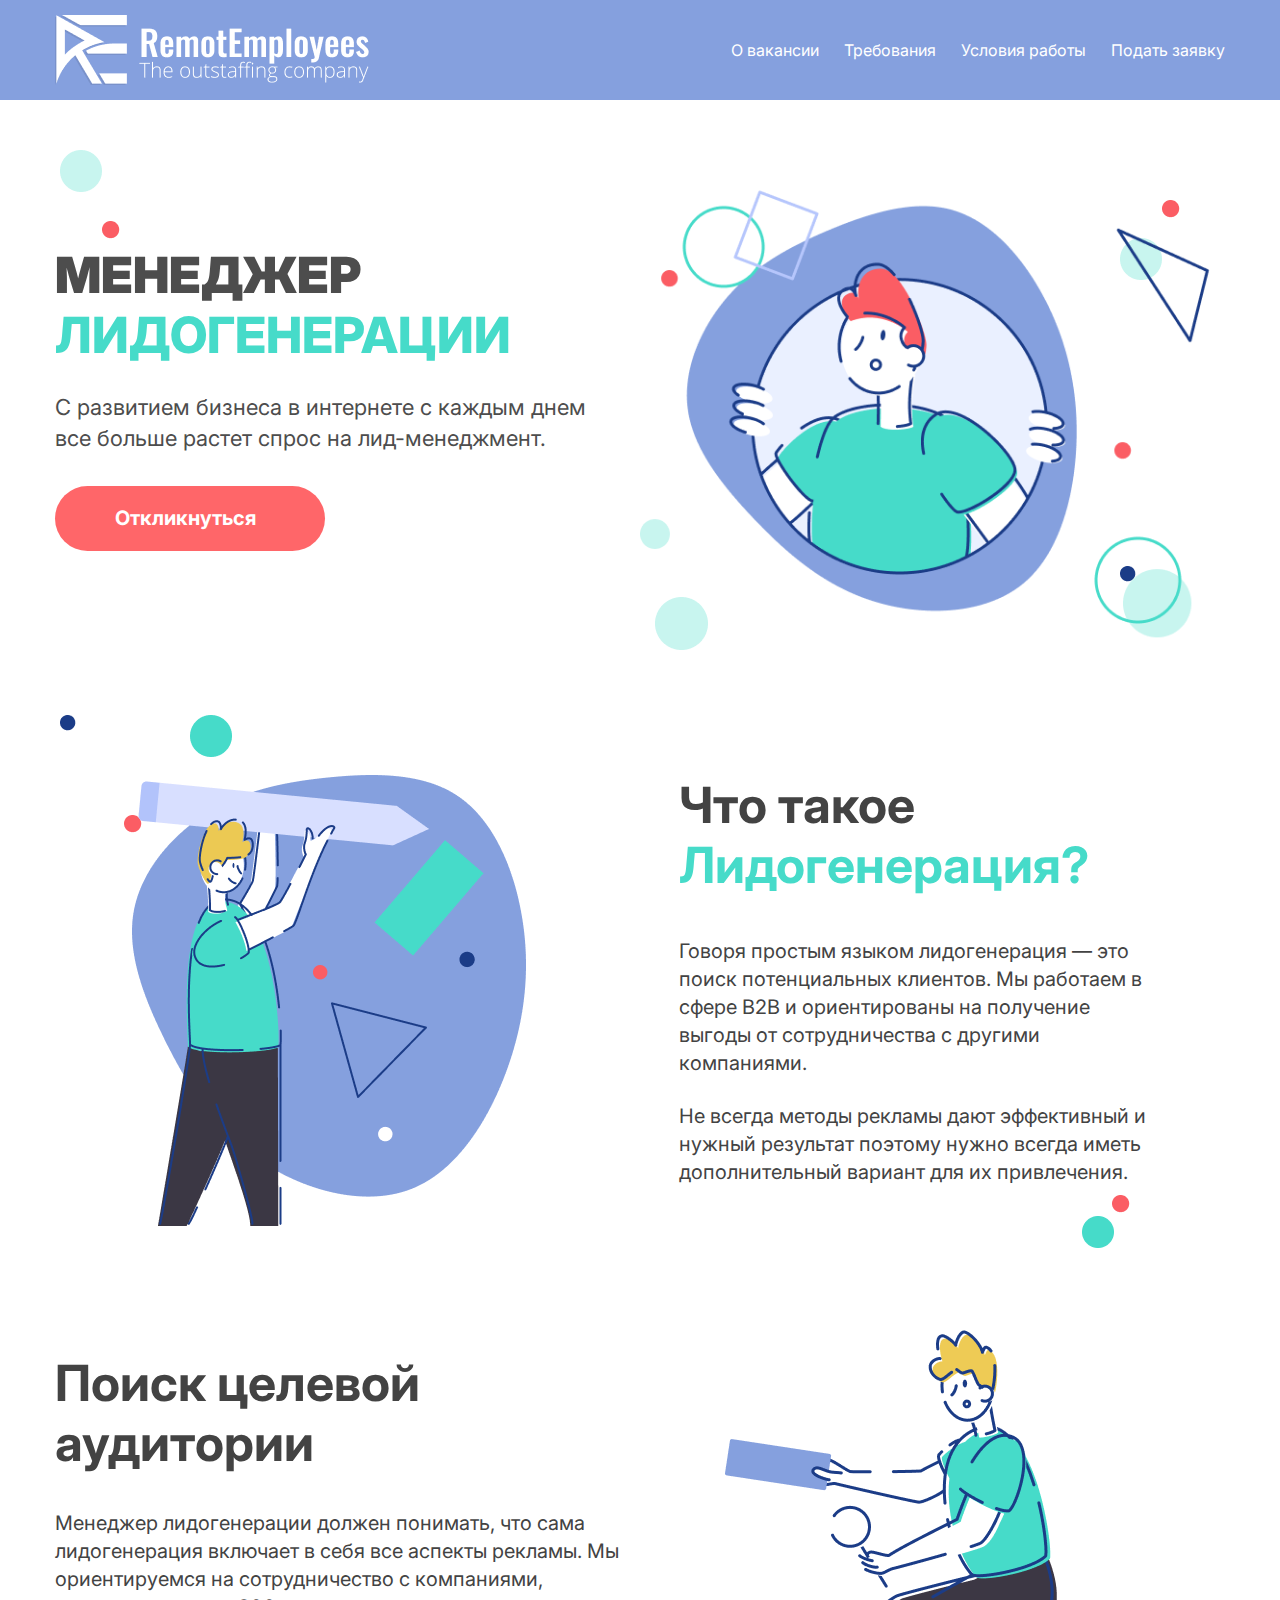
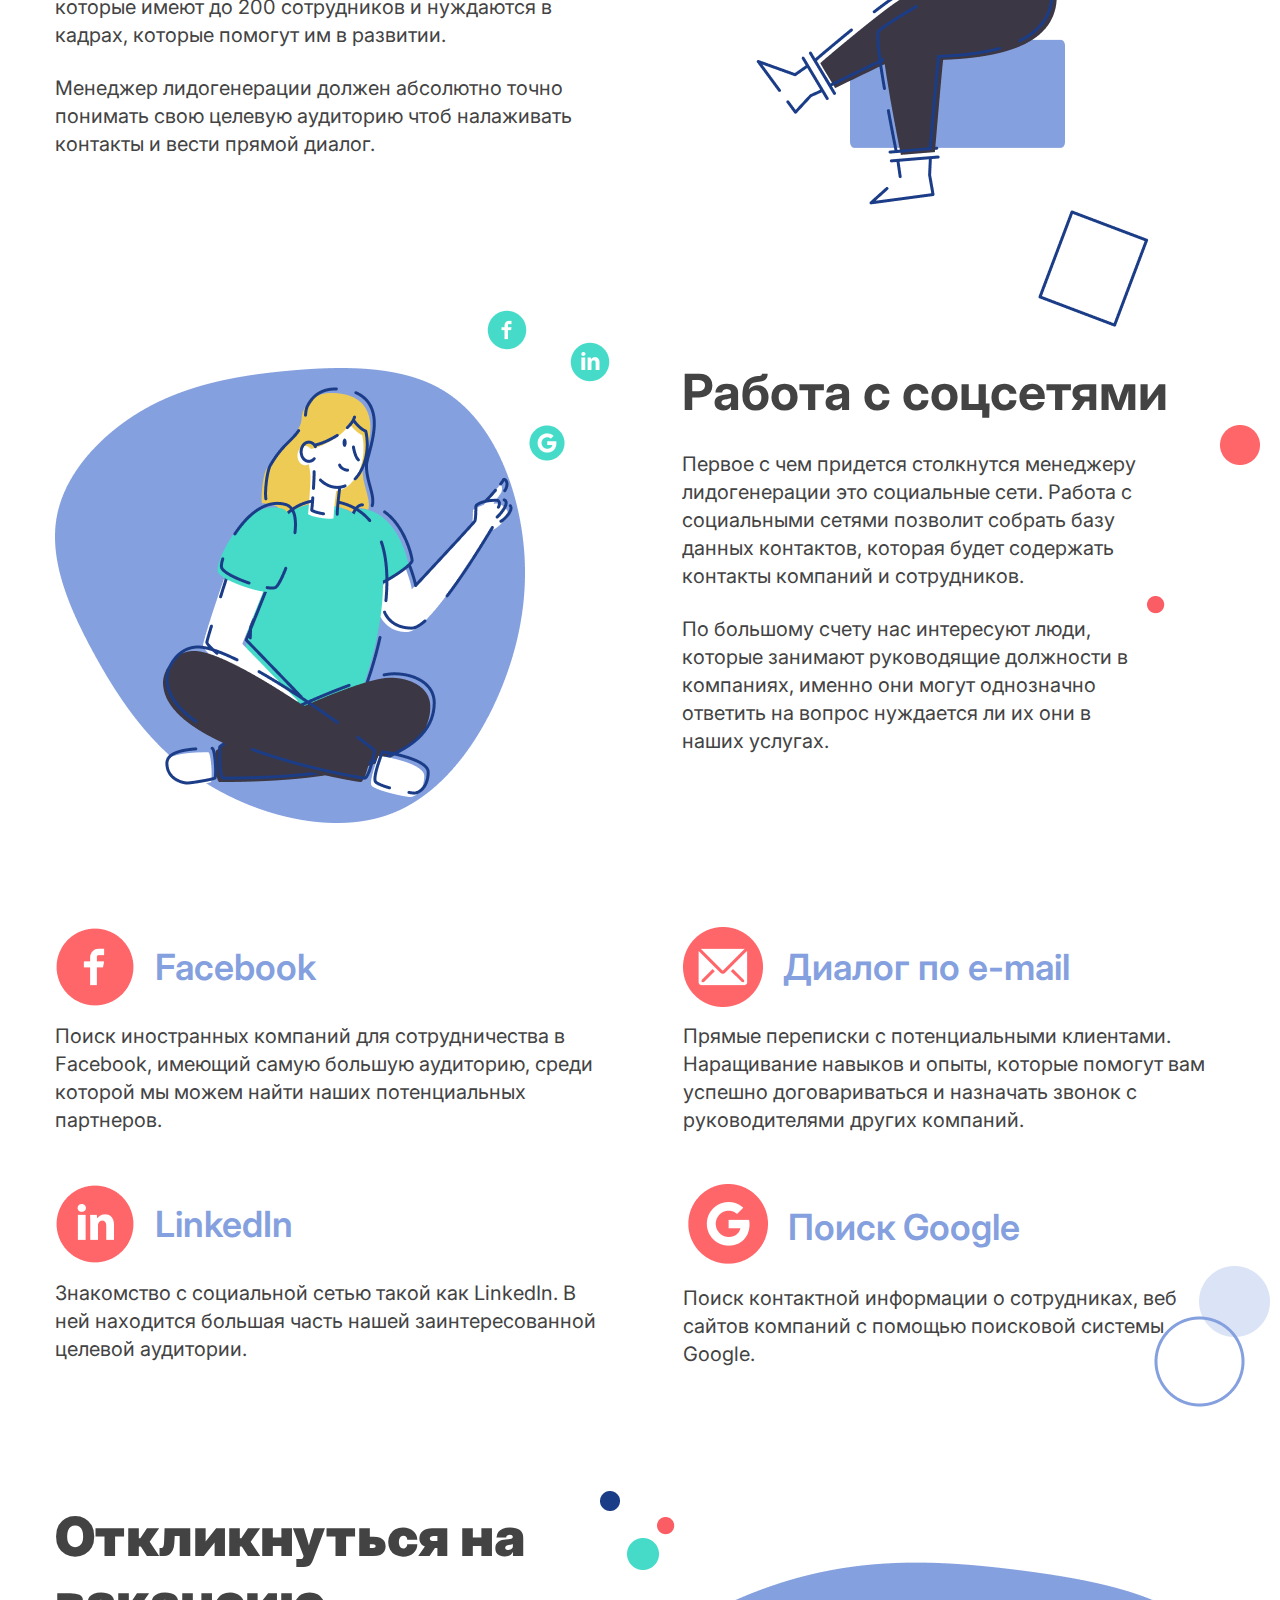
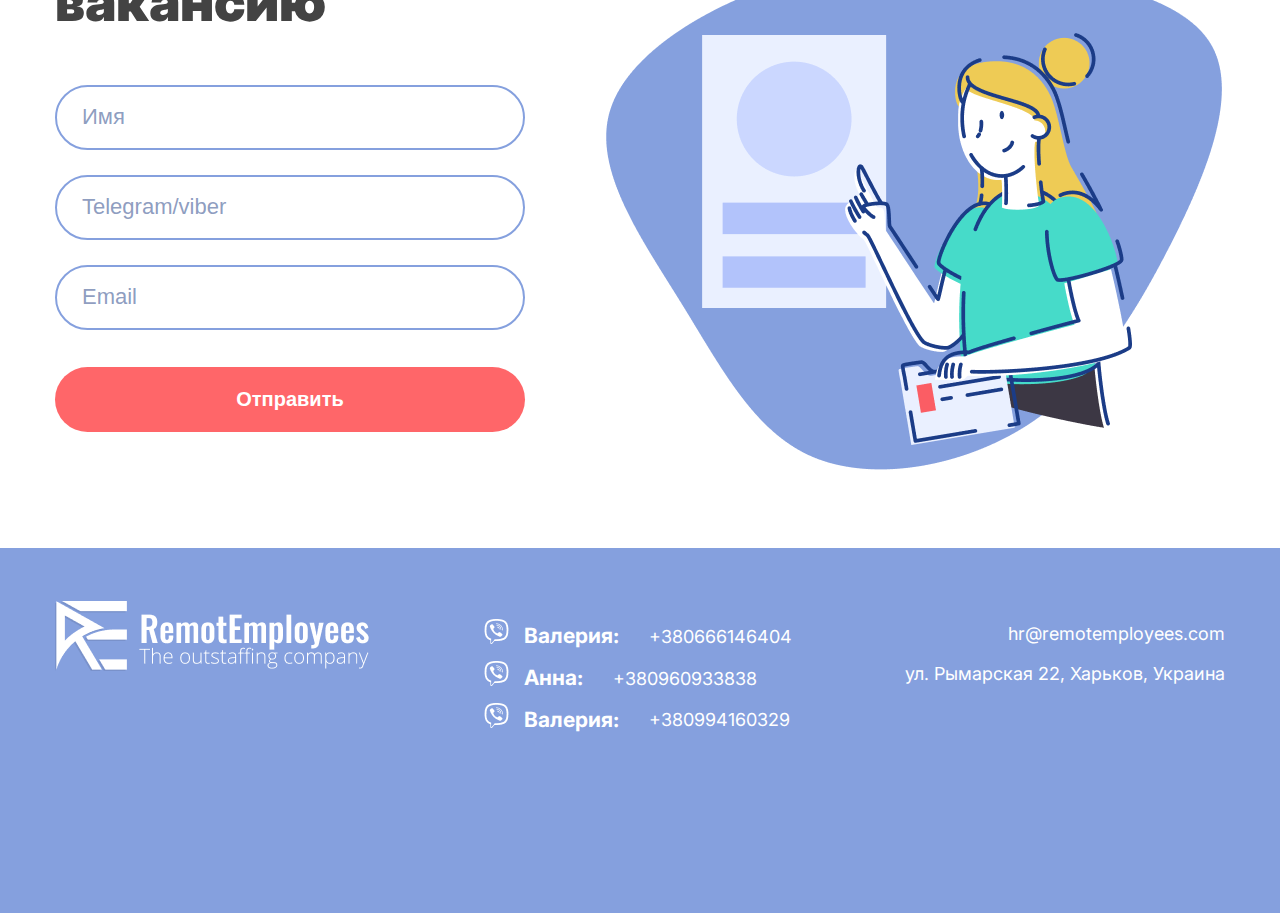
<file: index.html>
<!DOCTYPE html>
<html lang="en">

<head>
    <meta charset="UTF-8">
    <meta name="viewport" content="width=device-width, initial-scale=1.0">
    <title>RemoteEmployees</title>
    <link rel="stylesheet" href="/css/lead_manager.css">
    <link rel="stylesheet" href="https://use.fontawesome.com/releases/v5.15.1/css/all.css"
        integrity="sha384-vp86vTRFVJgpjF9jiIGPEEqYqlDwgyBgEF109VFjmqGmIY/Y4HV4d3Gp2irVfcrp" crossorigin="anonymous">
    <link rel="preconnect" href="https://fonts.gstatic.com">
    <link href="https://fonts.googleapis.com/css2?family=Inter:wght@400;500;600;700;800;900&display=swap"
        rel="stylesheet">

</head>

<body>
    <script type="text/javascript">var submitted = false;</script>
    <iframe name="hidden_iframe" id="hidden_iframe" style="display: none;" onload="
    if (submitted) {window.location='thankYou.html'}"></iframe>
    <!-- Бургер меню -->
    <div class="burger-menu">
        <a href="#" class="burger-menu_button">
            <span class="burger-menu_lines"></span>
        </a>
        <nav class="burger-menu_nav">
            <div class="div-logo">
                <img class="logo-img" src="/img/main_logo.png" alt="logo">
            </div>
            <a href="#about_vacancy" class="burger-menu_link">О вакансии</a>
            <a href="#requirements" class="burger-menu_link">Требования</a>
            <a href="#conditions" class="burger-menu_link">Условия работы</a>
            <a href="#request" class="burger-menu_link">Подать заявку</a>
        </nav>
        <div class="burger-menu_overlay"></div>
    </div>
    <!-- Основное меню -->
    <header>
        <div class="header-content wrapper">
            <img src="/img/main_logo.png" alt="logo" class="logo-img">
            <img src="/img/main_logo_2.png" alt="logo" class="logo-img-2">
            <nav class="nav-bar">
                <a href="#about_vacancy">О вакансии</a>
                <a href="#requirements">Требования</a>
                <a href="#conditions">Условия работы</a>
                <a href="#request">Подать заявку</a>
            </nav>
        </div>
    </header>

    <main>
        <!-- scroll top -->
        <a href="#" class="back-to-top"></a>

        <section class="position-class">
            <div class="top-content wrapper">
                <div class="top-left">
                    <img src="/img/top_2.png" alt="top">
                    <h1>Менеджер</h1>
                    <h2>Лидогенерации</h2>
                    <p>С развитием бизнеса в интернете с каждым днем все больше растет спрос на лид-менеджмент.</p>
                    <a href="#request">Откликнуться</a>
                </div>
                <div class="top-right">
                    <img src="/img/top_1.png" alt="top">
                </div>
            </div>
            <img src="/img/top_left.png" alt="" class="backgroung-img-top">
            <img src="/img/top_right.png" alt="" class="backgroung-img-top">
        </section>

        <section id="about_vacancy" class="position-class">
            <div class="intro-content wrapper">
                <div class="intro-left">
                    <img src="/img/intro_1.png" alt="intro">
                </div>
                <div class="intro-right">
                    <h1>Что такое <span>Лидогенерация?</span></h1>
                    <p>Говоря простым языком лидогенерация — это поиск потенциальных клиентов. Мы работаем в сфере B2B и
                        ориентированы на получение выгоды от сотрудничества с другими компаниями.</p>
                    <p>Не всегда методы рекламы дают эффективный и нужный результат поэтому нужно всегда иметь
                        дополнительный вариант для их привлечения.</p>
                </div>
            </div>
            <img src="/img/intro_left.png" alt="" class="intro-left-back-img">
            <img src="/img/intro-right.png" alt="" class="intro-right-back-img">
        </section>

        <section id="requirements" class="position-class">
            <div class="target-content wrapper">
                <div class="target-left">
                    <h1>Поиск целевой аудитории</h1>
                    <p>Менеджер лидогенерации должен понимать, что сама лидогенерация включает в себя все аспекты
                        рекламы. Мы ориентируемся на сотрудничество с компаниями, которые имеют до 200 сотрудников и
                        нуждаются в кадрах, которые помогут им в развитии.</p>
                    <p>Менеджер лидогенерации должен абсолютно точно понимать свою целевую аудиторию чтоб налаживать
                        контакты и вести прямой диалог.</p>
                </div>
                <div class="target-right">
                    <img src="/img/target_1.png" alt="target">
                </div>
            </div>
            <img src="/img/target_left.png" alt="" class="target-left-back-img">
            <img src="/img/target_right.png" alt="" class="target-right-back-img">
        </section>

        <section class="position-class">
            <div class="social-content wrapper">
                <div class="social-left">
                    <img src="/img/social_1.png" alt="social" class="social-left-change">
                    <img src="/img/social_2.png" alt="social" class="social-left-change">
                </div>
                <div class="social-right">
                    <h1>Работа с соцсетями</h1>
                    <p>Первое с чем придется столкнутся менеджеру лидогенерации это социальные сети. Работа
                        с социальными сетями позволит собрать базу данных контактов, которая будет содержать контакты
                        компаний и сотрудников.</p>
                    <p>По большому счету нас интересуют люди, которые занимают руководящие должности
                        в компаниях, именно они могут однозначно ответить на вопрос нуждается ли их они в наших услугах.
                    </p>
                </div>
            </div>
            <img src="/img/social_right.png" alt="" class="social-right-back-img">
        </section>

        <section id="conditions" class="position-class">
            <div class="network-content wrapper">
                <div class="network-box">
                    <div class="network-cell">
                        <div class="cell-inside">
                            <img src="/img/facebook.png" alt="Facebook">
                            <h3>Facebook</h3>
                        </div>
                        <p>Поиск иностранных компаний для сотрудничества в Facebook, имеющий самую большую аудиторию,
                            среди которой мы можем найти наших потенциальных партнеров.</p>
                    </div>
                    <div class="network-cell">
                        <div class="cell-inside">
                            <img src="/img/email.png" alt="Email">
                            <h3>Диалог по e-mail</h3>
                        </div>
                        <p>Прямые переписки с потенциальными клиентами. Наращивание навыков и опыты, которые помогут вам
                            успешно договариваться и назначать звонок с руководителями других компаний.</p>
                    </div>
                </div>
                <div class="network-box">
                    <div class="network-cell">
                        <div class="cell-inside">
                            <img src="/img/linked.png" alt="LinkedIn">
                            <h3>LinkedIn</h3>
                        </div>
                        <p>Знакомство с социальной сетью такой как LinkedIn. В ней находится большая часть нашей
                            заинтересованной целевой аудитории.</p>
                    </div>
                    <div class="network-cell">
                        <div class="cell-inside">
                            <img src="/img/google.png" alt="Google">
                            <h3>Поиск Google</h3>
                        </div>
                        <p>Поиск контактной информации о сотрудниках, веб сайтов компаний с помощью поисковой системы
                            Google.</p>
                    </div>
                </div>
            </div>
            <img src="/img/network_right.png" alt="" class="network-right-back-img">
        </section>

        <section id="request" class="position-class">
            <div class="request_form-content wrapper">
                <div class="request_form-left">
                    <h1>Откликнуться на вакансию</h1>
                    <form id="form"
                        action="https://docs.google.com/forms/u/0/d/e/1FAIpQLSfWDyRFwcUWBqlzBgSR4-9y4Fxyo1_ptlpFpiH3hwwSduuPxA/formResponse"
                        class="submit-form" target="hidden_iframe" onsubmit="submitted=true;">
                        <input type="text" name="entry.1074992270" id="name" placeholder="Имя" required>
                        <input type="phone" name="entry.823185248" id="phone" placeholder="Telegram/viber" required>
                        <input type="email" name="entry.243631546" id="email" placeholder="Email" required>
                        <button type="submit" id="submit">Отправить</button>
                    </form>
                </div>
                <div class="request_form-right">
                    <img src="/img/form_1.png" alt="form" class="form-right-change">
                    <img src="img/form_2.png" alt="form" class="form-right-change">
                </div>
            </div>
        </section>
    </main>

    <footer class="position-class">
        <div class="footer-content wrapper">
            <div class="logo-footer">
                <img src="/img/main_logo.png" alt="logo" class="logo-footer-img">
                <img src="/img/main_logo_3.png" alt="logo" class="logo-footer-img">
            </div>
            <div class="footer-hr">
                <div class="footer-hr-box">
                    <div class="footer-viber-foto">
                        <a href="viber://chat?number=380666146404" target="_blank">
                            <img src="/img/viber_icon.png" alt="viber">
                        </a>
                    </div>
                    <h4>Валерия:</h4>
                    <a href="viber://chat?number=380666146404" target="_blank" class="hr-phone">
                        +380666146404
                    </a>
                </div>

                <div class="footer-hr-box">
                    <div class="footer-viber-foto">
                        <a href="viber://chat?number=380960933838" target="_blank">
                            <img src="/img/viber_icon.png" alt="viber">
                        </a>
                    </div>
                    <h4>Анна:</h4>
                    <a href="viber://chat?number=380960933838" target="_blank" class="hr-phone">
                        +380960933838
                    </a>
                </div>

                <div class="footer-hr-box">
                    <div class="footer-viber-foto">
                        <a href="viber://chat?number=380994160329" target="_blank">
                            <img src="/img/viber_icon.png" alt="viber">
                        </a>
                    </div>
                    <h4>Валерия:</h4>
                    <a href="viber://chat?number=380994160329" target="_blank" class="hr-phone">
                        +380994160329
                    </a>
                </div>

            </div>
            <div class="footer-info">
                <div class="footer-info-address">
                    <p>
                        <a href="mailto:hr@remotemployees.com" target="_blank">hr@remotemployees.com</a>
                    </p>
                    <p>ул. Рымарская 22, Харьков, Украина</p>
                </div>
                <div class="footer-icons">
                    <a href="https://www.instagram.com/remotemployees" target="_blank"><i
                            class="fab fa-instagram"></i></a>
                    <a href="https://fb.com/remotemployees" target="_blank"><i class="fab fa-facebook-f"></i></a>
                    <a href="viber://chat?number=380666146404" target="_blank"><i class="fab fa-viber"></i></a>
                    <a href="https://t.me/remotemployees" target="_blank"><i class="fab fa-telegram-plane"></i></a>
                    <a href="https://wa.me/380666146404" target="_blank"><i class="fab fa-whatsapp"></i></a>
                </div>
            </div>
        </div>
    </footer>

    <!-- <script src="https://code.iconify.design/1/1.0.6/iconify.min.js"></script> -->
    <script src="https://code.jquery.com/jquery-3.3.1.min.js"></script>
    <script src="/js/lead_manager.js"></script>
</body>

</html>
</file>
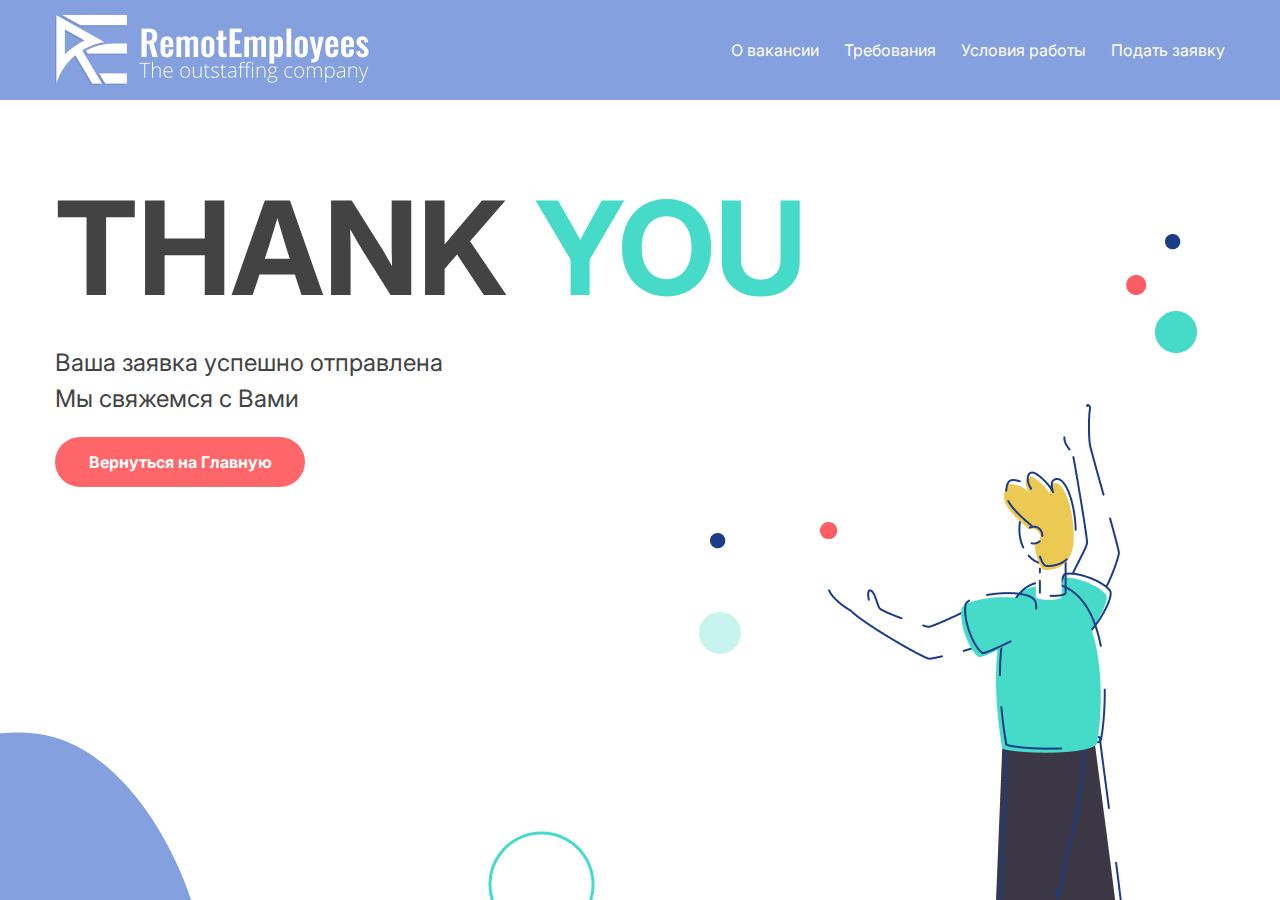
<file: thankYou.html>
<!DOCTYPE html>
<html lang="en">
<head>
    <meta charset="UTF-8">
    <meta name="viewport" content="width=device-width, initial-scale=1.0">
    <title>Thank you</title>
    <link rel="stylesheet" href="/css/lead_manager.css">
    <link rel="stylesheet" href="/css/thankYou.css">
    <link rel="stylesheet" href="https://use.fontawesome.com/releases/v5.15.1/css/all.css"
        integrity="sha384-vp86vTRFVJgpjF9jiIGPEEqYqlDwgyBgEF109VFjmqGmIY/Y4HV4d3Gp2irVfcrp" crossorigin="anonymous">
    <link rel="preconnect" href="https://fonts.gstatic.com">
    <link href="https://fonts.googleapis.com/css2?family=Inter:wght@400;500;600;700;800;900&display=swap"
        rel="stylesheet">
</head>
<body>
    <div class="burger-menu">
        <a href="#" class="burger-menu_button">
            <span class="burger-menu_lines"></span>
        </a>
        <nav class="burger-menu_nav">
            <div class="div-logo">
                <img class="logo-img" src="/img/main_logo.png" alt="logo">
            </div>
            <a href="/index.html#about_vacancy" class="burger-menu_link">О вакансии</a>
            <a href="/index.html#requirements" class="burger-menu_link">Требования</a>
            <a href="/index.html#conditions" class="burger-menu_link">Условия работы</a>
            <a href="/index.html#request" class="burger-menu_link">Подать заявку</a>
        </nav>
        <div class="burger-menu_overlay"></div>
    </div>

    <header>
        <div class="header-content wrapper">
            <img src="/img/main_logo.png" alt="logo" class="logo-img">
            <img src="/img/main_logo_2.png" alt="logo" class="logo-img-2">
            <nav class="nav-bar">
                <a href="/index.html#about_vacancy">О вакансии</a>
                <a href="/index.html#requirements">Требования</a>
                <a href="/index.html#conditions">Условия работы</a>
                <a href="/index.html#request">Подать заявку</a>
            </nav>
        </div>
    </header>
    <main>
        <section class="position-class">
            <div class="thank-you-content wrapper">
                <h1>THANK <span>YOU</span></h1>
                <p>Ваша заявка успешно отправлена<br>Мы свяжемся с Вами</p>
                <a href="/index.html">Вернуться на Главную</a>
            </div>
        </section>
        
    </main>
    <script src="https://code.jquery.com/jquery-3.3.1.min.js"></script>
    <script src="/js/lead_manager.js"></script>
</body>
</html>
</file>
<file: css/lead_manager.css>
*{
    margin: 0;
    padding: 0;
    box-sizing: border-box;
}
body{
    font-family: 'Inter', sans-serif;
    overflow-x: hidden;
}

/* стили бургера */


.burger-menu_button{
    display: none;
    position: fixed;
    top: 25px;
    right: 10px;
    z-index: 30;
    width: 50px;
    height: 50px;
    border-radius: 50%;
    background-color: #85A0DE;
    transition: 0.5s;
}
.burger-menu_button:hover .burger-menu_lines{
    filter: brightness(1);
}
.burger-menu_lines,
.burger-menu_lines::before,
.burger-menu_lines::after{
    position: absolute;
    width: 25px;
    height: 3px;
    background-color: #fff;
    border-radius: 2px;
}
.burger-menu_lines{
    top: 50%;
    left: 50%;
    transform: translate(-50%, -50%);
}
.burger-menu_lines::before{
    content: "";
    top: -8px
}
.burger-menu_lines::after{
    content: "";
    bottom: -8px;
}

.burger-menu_active .burger-menu_button,
.burger-menu_active .burger-menu_lines{
    background-color: transparent;
}
.burger-menu_active .burger-menu_lines::before{
    top: 0;
    transform: rotate(45deg);
}
.burger-menu_active .burger-menu_lines::after{
    top: 0;
    transform: rotate(-45deg);
}
.burger-menu_nav{
    padding-top: 0px;
    position: fixed;
    z-index: 20;
    display: flex;
    flex-flow: column;
    height: auto;
    background-color: #fff;
    overflow-y: auto;
    /* top: -100%; */
    transform: translateY(-100%);
    transition: 0.5s;
    width: 100vw;
}
.burger-menu_active .burger-menu_nav{
    /* top: 0; */
    transform: translateY(0);
}
.burger-menu_link{
    padding: 15px 30px;
    text-decoration: none;
    list-style: none;
    font-size: 16px;
    line-height: 19.5px;
    /* text-transform: uppercase; */
    font-weight: 400;
    color:#7A7A7A;
    /* letter-spacing: 3px; */
}
.burger-menu_link:hover{
    color: #85A0DE;
    font-weight: 700;
    background-color: #F4FAF9;
    font-size: 17px;
    /* filter: brightness(0.8); */
}
.burger-menu_overlay{
    display: none;
    position: fixed;
    top: 0;
    right: 0;
    width: 100vw;
    height: 100vh;
    z-index: 10;
}
.burger-menu_active .burger-menu_overlay{
    display: block;
}
.div-logo{
    display: flex;
    justify-content: start;
    padding: 0 25px;
    align-items: center;
    background-color: #85A0DE;
    height: 100px;
}


/* стили кнопки вверх */


.back-to-top{
    position: fixed;
    z-index: 25;
    right: 15px;
    bottom: 100px;
    width: 50px;
    height: 50px;
    border-color: transparent;
    border-radius: 50%;
    background-color: #85A0DE;
    display: none;
}
.back-to-top:hover,
.back-to-top:focus{
    background-color: #FF6669;
    /* filter: brightness(1.5); */
    outline: none;
}
.back-to-top::before,
.back-to-top::after{
    content: '';
    position: absolute;
    top: 49%;
    left: 48%;
    transform: translate(-50%, -50%);
}
.back-to-top::before{
    width: 5px;
    height: 25px;
    border-top-left-radius: 3px;
    border-top-right-radius: 3px;
    background-color: #f5f0f6;
}
.back-to-top::after{
    width: 15px;
    height: 15px;
    transform: translate(-50%, -50%) rotate(45deg);
    border-top: 5px solid #fff;
    border-left: 5px solid #fff;
}


/* header */

.wrapper{
    display: flex;
    max-width: 1220px;
    width: 100%;
    padding: 0 25px;
}
header{
    position: fixed;
    top: 0;
    left:0;
    right: 0;
    z-index: 25;
    display: flex;
    justify-content: center;
    background-color: #85A0DE;   
    height: 100px;
}
.header-content{
    display: flex;
    align-items: center;
    justify-content: space-between;
}
.logo-img{
    width: 315px;
    height: 70px;
}
.logo-img-2{
    display: none;
}
.nav-bar{
    display: flex;
}
.nav-bar a{
    color: #fff;
    text-decoration: none;
    margin-left: 25px;
}
.nav-bar a:hover{
    color: #FF6669;
}


/* top */

.position-class{
    display: flex;
    justify-content: center;
    position: relative;
}
.top-content{
    z-index: 5;
    margin-top: 172px;
}
.top-left{
    margin-top: 73px;
    width: 570px;
    margin-right: 37px;
}
.top-left img{
    display: none;
}
.top-left h1{
    color: #4D4D4D;
    font-size: 50px;
    line-height: 60px;
    font-weight: 900;
    text-transform: uppercase;
}
.top-left h2{
    color: #46DBC9;
    font-size: 50px;
    line-height: 60px;
    font-weight: 800;
    text-transform: uppercase;
}
.top-left p{
    color: #4D4D4D;
    font-size: 22px;
    line-height: 30.8px;
    font-weight: 400;
    margin-top: 27px;
}
.top-left a{
    display: block;
    color: #fff;
    font-size: 20px;
    line-height: 24px;
    font-weight: 700;
    width: 270px;
    height: 65px;
    background-color: #FF6669;
    border: none;
    outline: none;
    text-decoration: none;
    border-radius: 40px;
    margin-top: 32px;
    padding: 20px 0 0 60px;
}
.top-left a:hover{
    background-color: #fb3639a1;
}
.top-left a:active{
    background-color: #e91e21d8;
}
.top-right img{
    max-width: 742px;
    width: 100%;
}
.backgroung-img-top{
    position: absolute;
}
.backgroung-img-top:nth-child(2){
    left: 250px;
    top: 210px;
    z-index: 1;
}
.backgroung-img-top:nth-child(3){
    right: 250px;
    top: 200px;
    z-index: 1;
}


/* intro */



.intro-content{
    z-index: 5;
    margin-top: 100px;
    justify-content: space-around;
}
.intro-left img{
    max-width: 394px;
    width: 100%;
}
.intro-right{
    width: 470px;
}
.intro-right h1{
    color: #434343;
    font-size: 50px;
    font-weight: 700;
    line-height: 60px;
    margin-bottom: 42px;
}
.intro-right span{
    color: #46DBC9;
}
.intro-right p{
    color: #434343;
    font-size: 20px;
    font-weight: 400;
    line-height: 28px;
    margin-top: 25px;
}
.intro-left-back-img{
    position: absolute;
    left: 220px;
    top: 70px;
}
.intro-right-back-img{
    position: absolute;
    right: 450px;
    top: 550px;
}


/* target */


.target-content{
    z-index: 5;
    margin-top: 100px;
    justify-content: space-between;
}
.target-left{
    margin-top: 23px;
    width: 570px;
}
.target-left h1{
    color: #434343;
    font-size: 50px;
    font-weight: 700;
    line-height: 60px;
    margin-bottom: 36px;
}
.target-left p{
    color: #434343;
    font-size: 20px;
    font-weight: 400;
    line-height: 28px;
    margin-top: 25px;
}
.target-right{
    padding-right: 160px;
}
.target-right img{
    max-width: 340px;
    width: 100%;
}
.target-left-back-img{
    position: absolute;
    left: 129px;
    top: 340px;
}
.target-right-back-img{
    display: none;
}


/* social */


.social-content{
    z-index: 5;
    margin-top: 100px;
    justify-content: space-between;
}
.social-left .social-left-change:nth-child(2){
    display: none;
}
.social-left img{
    max-width: 555px;
    width: 100%;
}
.social-right{
    margin-top: 52px;
    width: 543px;
}
.social-right h1{
    color: #434343;
    font-size: 50px;
    font-weight: 700;
    line-height: 60px;
    margin-bottom: 28px;
}
.social-right p{
    color: #434343;
    font-size: 20px;
    font-weight: 400;
    line-height: 28px;
    margin-top: 25px;
    width: 470px;
}
.social-right-back-img{
    position: absolute;
    right: 179px;
    top: 0px;
}


/* network */



.network-content{
    z-index: 5;
    margin-top: 100px;
    flex-direction: column;
}
.network-content .network-box:nth-child(1){
    margin-bottom: 50px;
}
.network-box{
    display: flex;
    justify-content: start;
}
.network-box .network-cell:nth-child(1){
    margin-right: 85px;
}
.network-cell{
    width: 600px;
}
.cell-inside{
    display: flex;
    align-items: center;
}
.cell-inside h3{
    color: #85A0DE;
    font-weight: 600;
    font-size: 36px;
    line-height: 150%;
    margin-left: 20px;
}
.network-cell p{
    font-weight: 400;
    font-size: 20px;
    line-height: 140%;
    color: #434343;
    margin-top: 15px;
}
.network-right-back-img{
    position: absolute;
    right: 150px;
    top: 439px;
}


/* request_form */


.request_form-content{
    margin-top: 50px;
    justify-content: space-between;
}
.request_form-right .form-right-change:nth-child(1){
    max-width: 764px;
    width: 100%;
}
.request_form-right .form-right-change:nth-child(2){
    display: none;
}
.request_form-left{
    margin-top: 87px;
    width: 470px;
}
.request_form-left h1{
    font-weight: 900;
    font-size: 54px;
    line-height: 120%;
    color: #434343;
}
.submit-form{
    display: flex;
    flex-direction: column;
    margin-top: 50px;
    width: 100%;
}
.submit-form input{
    font-size: 22px;
    line-height: 30.8px;
    margin-bottom: 25px;
    border: 2px solid #85A0DE;
    border-radius: 40px;
    height: 65px;
    padding: 17px 25px;
    outline: none;
}
.submit-form input::-webkit-input-placeholder{
    color: rgba(112, 131, 175, 0.8);
}
.submit-form button{
    font-weight: 700;
    font-size: 20px;
    line-height: 120%;
    color: #fff;
    background-color: #FF6669;
    height: 65px;
    border-radius: 40px;
    outline: none;
    border: none;
    margin-top: 12px;
}
.submit-form button:hover{
    background-color: #fb3639a1;
}
.submit-form button:active{
    background-color: #e91e21d8;
}


/* footer */


footer{
    background-color: #85A0DE;
    padding-bottom: 170px;
    color: #fff;
}
.footer-content{
    margin-top: 53px;
    justify-content: space-between;
}
.logo-footer .logo-footer-img:nth-child(1){
    display: inline;
}
.logo-footer .logo-footer-img:nth-child(2){
    display: none;
}
.footer-hr{
    margin-top: 17px;
}
.footer-hr a:hover{
    color: #FF6669;
    transform: scale(1.2);
}
.footer-hr-box{
    display: flex;
    align-items: center;
    margin-bottom: 5px;
}
.footer-viber-foto{
    margin-right: 15px;
}
.footer-viber-foto img:hover{
    transform: scale(1.2);
}
.footer-hr-box h4{
    font-weight: bold;
    font-size: 21px;
    line-height: 36.75px;
    margin-right: 30px;
}
.footer-hr-box a{
    color: #fff;
    font-weight: 400;
    font-size: 18px;
    line-height: 31.5px;
    text-decoration: none;
}
.footer-info a{
    text-decoration: none;
    color: #fff;
}
.footer-info-address p{
    font-weight: normal;
    font-size: 18px;
    line-height: 175%;   
    text-align: right;
    margin-bottom: 8px;
}
.footer-info-address a:hover{
    color: #FF6669;
}
.footer-info{
    display: flex;
    flex-direction: column;
    align-items: flex-end;
    margin-top: 17px;
}
.footer-icons{
    margin-top: 12px;
}
.footer-icons i{
    font-size: 25px;
    margin-left: 20px;
}
.footer-icons i:hover{
    color: #FF6669;
    transform: scale(1.5);
}




















@media screen and (max-width: 1366px){
    .backgroung-img-top:nth-child(2){
        left: 60px;
        top: 150px;
        z-index: 1;
    }
    .backgroung-img-top:nth-child(3){
        right: 100px;
        top: 200px;
        z-index: 1;
    }
    .intro-left-back-img{
        left: 60px;
        top: 40px;
    }
    .intro-right-back-img{
        right: 150px;
        top: 520px;
    }
    .target-left-back-img{
        display: none;
    }
    .social-right-back-img{
        position: absolute;
        right: 20px;
        top: 0px;
    }
    .network-right-back-img{
        position: absolute;
        right: 10px;
        top: 439px;
    }
}



@media screen and (max-width: 1220px) {
    .wrapper{
        width: 100vw;
    }
    .backgroung-img-top:nth-child(2){
        display: none;
    }
    .backgroung-img-top:nth-child(3){
        display: none;
    }
    .target-right{
        padding-right: 50px;
    }
    .social-right-back-img{
        display: none;
    }
    .network-right-back-img{
        display: none;
    }
    .network-box{
        justify-content: space-between;
    }
    .network-box .network-cell:nth-child(1){
        margin-right: 10px;
    }
}

@media screen and (max-width: 1050px){
    footer{
        margin-top: 50px;
    }
}

@media screen and (max-width: 1000px){
    .top-left{
        margin-top: 70px;
        margin-right: 15px;
    }
    .intro-left-back-img{
        display: none;
    }
    .intro-right-back-img{
        display: none;
    }
    .target-right{
        padding-right: 0px;
    }
    .network-box{
        display: flex;
        flex-direction: column;
    }
    .network-content .network-box:nth-child(1){
        margin-bottom: 0px;
    }
    .network-cell{
        width: 100%;
        margin-bottom: 30px;
    }
    /* footer */

    footer{
        padding-bottom: 50px;
    }
    .footer-content{
        margin-top: 50px;
        justify-content: center;
        flex-direction: column;
        align-items: center;
    }
    .footer-info{
        flex-direction: column-reverse;
        align-items: center;
        margin-top: 0;
    }
    .footer-info-address p{ 
        text-align: center;  
    }
    .footer-icons i{
        margin: 0 10px;
    }
    .footer-icons{
        margin-top: 12px;
        margin-bottom: 12px;
    }
}

@media screen and (max-width: 896px){
    .nav-bar{
        display: none;
    }
    .burger-menu_button {
        display: block;
    }
    .request_form-content{
        margin-top: 0px;
        justify-content: center;
        flex-direction: column-reverse;
        align-items: center;
    }
    .request_form-left h1{
        text-align: center;
    }
    .request_form-left{
        margin-top: 0px;
    }
}

@media screen and (max-width: 768px){
    .top-left img{
        display: block;
    }
    .top-right img{
       display: none;
    }
    .top-content{
        margin-top: 100px;
    }
    .top-left{
        margin-top: 0;
    }
    .top-left h2{
    
        font-size: 40px;
    }
    /* intro */
    .intro-content{
        flex-direction: column;
    }
    .intro-right{
        width: 100%;
    }

    /* target */

    .target-content{
        flex-direction: column-reverse;
    }
    .target-left{
        margin-top: 23px;
        width: 100%;
    }
    .intro-right h1{
        margin-top: 15px;
        font-size: 40px;
    }
    /* social */
    .social-content{
        flex-direction: column;
    }
    .social-right{
        width: 100%;
    }
    .social-right p{
        width: 100%;
    }
}

@media screen and (max-width: 500px){
    .request_form-left{
        width: 100%;
    }
}

@media screen and (max-width: 465px){
    .wrapper{
        padding: 0 15px;
    }
    header{
        height: 60px;
    }
    .wrapper{
        padding: 0 8px;
    }
    .logo-img{
        display: none;
    }
    .logo-img-2{
        display: inline;
        width: 32px;
        height: 32px;
    }
    .burger-menu_button{
        top: 7px;
        right: 0;
    }
    .div-logo{
        display: none;
    }
    .burger-menu_nav{
        padding-top: 65px; 
    }
    .burger-menu_link{
        padding: 10px 15px;
        font-size: 14px;
    }

    /* top */

    .top-content{
        margin-top: 70px;
        justify-content: center;

    }
    .top-left{
        width: 100%;
        margin-right: 0px;
    }
    .top-left h1{
        font-size: 36px;
        line-height: 43.2px;
    }
    .top-left h2{
        margin-top: 5px;
        font-size: 33px;
        line-height: 33.6px;
        font-weight: 800;
    }
    .top-left p{
        font-size: 14px;
        line-height: 19.6px;
        margin-top: 24px;
    }
    .top-left a{
        font-size: 18px;
        line-height: 21.6px;
        width: 304px;
        height: 59px;
        margin: 0 auto;
        margin-top: 25px;
        padding: 20px 0 0 85px;
    }
    .top-left img{
        margin: 0 auto;
    }
    /* intro */
    .intro-content{
        align-items: center;
    }
    .intro-left img{
        display: block;
        max-width: 320px;
        margin: 0 auto;
    }
    .intro-right{
        width: 100%;
    }
    .intro-right h1{
        font-size: 24px;
        line-height: 28.8px;
        margin-bottom: 20px;
        margin-top: 50px;
    }
    .intro-right p{
        font-size: 14px;
        line-height: 19.6px;
        margin-top: 15px;
    }

    /* target */
    .target-right-back-img{
        display: inline;
        position: absolute;
        top: 42px;
        right: 39px;
    }
    .target-content {
        align-items: center;
    }
    .target-left{
        margin-top: 0;
    }
    .target-left h1{
        font-size: 24px;
        line-height: 28.8px;
        margin-bottom: 15px;
        margin-top: 50px;
    }
    .target-left p{
        font-size: 14px;
        line-height: 19.6px;
    }
    /* social */
    .social-right{
        margin-top: 0px;
    }
    .social-right h1{
        font-size: 24px;
        line-height: 28.8px;
        margin-bottom: 15px;
        margin-top: 32px;
    }
    .social-right p{
        font-size: 14px;
        line-height: 19.6px;
    }
    /* network */
    .cell-inside h3{
        font-size: 22px;
    }
    .network-cell p{
        font-size: 14px;
        margin-top: 20px;
    }
    .cell-inside img{
        width: 55px;
    }
    /* request_form */

    .request_form-right .form-right-change:nth-child(1){
        display: none;
    }
    .request_form-right .form-right-change:nth-child(2){
        display: inline;
    }
    .request_form-left h1{
        font-size: 24px;
        line-height: 28.8px;
    }
    .submit-form{
        margin-top: 15px;
    }
    .submit-form input{
        margin-bottom: 20px;
        font-size: 16px;
        line-height: 22.4px;
        height: 59px;
        padding: 19px 20px;
    }
    .submit-form button{
        margin-top: 5px;
        font-size: 18px;
        line-height: 21.6px;
        height: 59px;       
    }
}

@media screen and (max-width: 375px){
    .top-content{
        margin-top: 45px;
    }
    .target-content {
        align-items: flex-start;
    }
    .target-right img{
        width: 239px;
    }
    /* social */
    .social-left .social-left-change:nth-child(2){
        display: inline;
    }
    .social-left .social-left-change:nth-child(1){
        display: none;
    }
    .request_form-left h1{
        text-align: start;
    }
    main *{
        width: 100%;
    }
    main{
        padding-bottom: 50px;
    }
    .target-right-back-img{
        display: none;
    }
    /* footer */
    .logo-footer .logo-footer-img:nth-child(1){
        display: none;
    }
    .logo-footer .logo-footer-img:nth-child(2){
        display: inline;
    }
    .footer-content{
        margin-top: 80px;
        justify-content: start;
        align-items: flex-start;
    }
    .footer-hr{
        margin-top: 50px;
    }
    .footer-hr-box h4{
        font-size: 20px;
        line-height: 36px;
        margin-right: 15px;
    }
    .footer-hr-box a{
        font-size: 14px;
        line-height: 24px;
    }
    .footer-info{
        width: 100%;
    }
    .footer-info-address{
        width: 100%;
    }
    .footer-icons{
        display: flex;
        justify-content: space-between;
        width: 100%;
        margin-top: 48px;
        margin-bottom: 30px;
    }
    .footer-info-address p{ 
        text-align: start;  
    }
    .footer-icons i{
        font-size: 35px;
        margin: 0;
    }
    .footer-info-address p{
        font-size: 16px;
        margin-bottom: 5px;
    }
    footer{
        
        padding-bottom: 74px;
        
    }
}
</file>
<file: css/thankYou.css>
header{
    position: relative;
    display: flex;
    justify-content: center;
    background-color: #85A0DE;   
}
html { 
    background: url(/img/thankYou.png) no-repeat center center fixed; 
    -webkit-background-size: cover;
    -moz-background-size: cover;
    -o-background-size: cover;
    background-size: cover;
    height: 100vh;
  }
.thank-you-content{
    display: flex;
    flex-direction: column;
    margin-top: 141px;
}
.thank-you-content h1{
    font-weight: bold;
    font-size: 170px;
    line-height: 150%;
    color: #434343;
}
.thank-you-content span{
    color: #46DBC9;
}
.thank-you-content p{
    color: #434343;
    font-weight: normal;
    font-size: 36px;
    line-height: 150%;
}
.thank-you-content a{
    text-align: center;
    width: 280px;
    height: 65px;
    color: #fff;
    font-weight: bold;
    font-size: 20px;
    line-height: 120%;
    background-color: #FF6669;
    text-decoration: none;
    border: none;
    border-radius: 40px;
    margin-top: 20px;
    padding: 20px 22px;
}
.thank-you-content a:hover{
    background-color: #e63b3e;
}
.thank-you-content a:active{
    background-color: #cc1f21;
}





@media screen and (max-width: 1366px){
    .thank-you-content{
        margin-top: 50px;
    }
    .thank-you-content h1{
        font-size: 130px;
    }
    .thank-you-content p{
        font-size: 24px;
    }
    .thank-you-content a{
        width: 250px;
        height: 50px;
        font-size: 16px;
        padding: 16px 30px;
    }
}
@media screen and (max-width: 1000px){
    .thank-you-content h1{
        font-size: 100px;
    }
}

@media screen and (max-width: 768px){
    .thank-you-content h1{
        font-size: 70px;
    }
}

@media screen and (max-width: 465px){
    .thank-you-content h1{
        font-size: 50px;
    } 
    .thank-you-content p{
        font-size: 16px;
    }
    .thank-you-content a{
        width: 304px;
        height: 59px;
        font-size: 18px;
        margin-top: 21px;
        padding: 18px 32px;
    }
    
}
@media screen and (max-width: 375px){
    html { 
        background: url(/img/thankYou_s.png) no-repeat center center fixed; 
        -webkit-background-size: cover;
    -moz-background-size: cover;
    -o-background-size: cover;
    background-size: cover;
    height: 100vh;
    }
    .thank-you-content{
        justify-content: center;
        align-items: center;
    }
    .thank-you-content h1{
        text-align: center;
    } 
    .thank-you-content p{
        text-align: center;
    }
}
@media screen and (max-width: 320px){
    .thank-you-content h1{
        text-align: start;
    } 
    .thank-you-content p{
        text-align: start;
    }
}
</file>
